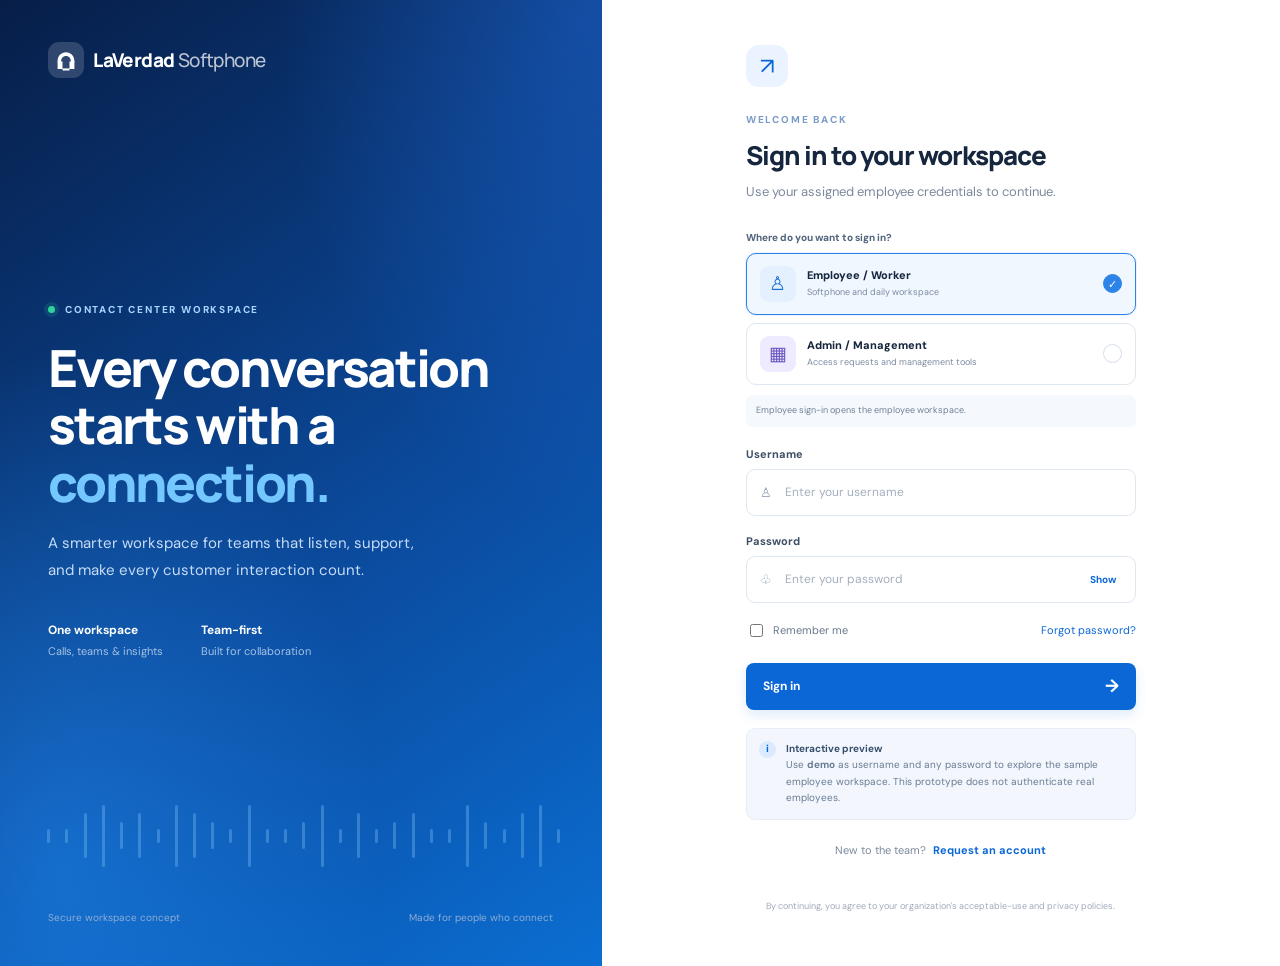
<file: index.html>
<!doctype html>
<html lang="en">
<head>
  <meta charset="UTF-8">
  <meta name="viewport" content="width=device-width, initial-scale=1.0">
  <meta name="theme-color" content="#0b66d6">
  <meta name="description" content="LaVerdad Softphone — a modern workspace for contact-center teams.">
  <title>LaVerdad Softphone | Contact Center Workspace</title>
  <link rel="preconnect" href="https://fonts.googleapis.com">
  <link rel="preconnect" href="https://fonts.gstatic.com" crossorigin>
  <link href="https://fonts.googleapis.com/css2?family=DM+Sans:wght@400;500;600;700&family=Manrope:wght@400;500;600;700;800&display=swap" rel="stylesheet">
  <link rel="stylesheet" href="styles.css">
</head>
<body>
  <div id="toast" class="toast" role="status" aria-live="polite"></div>

  <main id="authScreen" class="auth-shell">
    <section class="auth-art">
      <div class="brand brand-light"><span class="brand-mark"><svg viewBox="0 0 40 40" aria-hidden="true"><path d="M8 21.5c0-7 5.2-12.5 12-12.5s12 5.5 12 12.5v2.2h-5.1v-2.2c0-4.1-2.9-7.2-6.9-7.2s-6.9 3.1-6.9 7.2v2.2H8z"/><path d="M8 22h7v11H8zM25 22h7v11h-7z"/><path d="M15 32h10v3H15z"/></svg></span><span>LaVerdad<span class="brand-lightweight"> Softphone</span></span></div>
      <div class="art-copy">
        <span class="eyebrow"><span class="live-dot"></span> CONTACT CENTER WORKSPACE</span>
        <h1>Every conversation<br>starts with a <em>connection.</em></h1>
        <p>A smarter workspace for teams that listen, support, and make every customer interaction count.</p>
        <div class="art-stats"><div><strong>One workspace</strong><span>Calls, teams & insights</span></div><div><strong>Team-first</strong><span>Built for collaboration</span></div></div>
      </div>
      <div class="wave-art" aria-hidden="true"><span></span><span></span><span></span><span></span><span></span><span></span><span></span><span></span><span></span><span></span><span></span><span></span><span></span><span></span><span></span><span></span><span></span><span></span><span></span><span></span><span></span><span></span><span></span><span></span><span></span><span></span><span></span><span></span><span></span></div>
      <div class="art-footer"><span>Secure workspace concept</span><span>Made for people who connect</span></div>
    </section>
    <section class="auth-panel">
      <div class="mobile-brand brand"><span class="brand-mark"><svg viewBox="0 0 40 40" aria-hidden="true"><path d="M8 21.5c0-7 5.2-12.5 12-12.5s12 5.5 12 12.5v2.2h-5.1v-2.2c0-4.1-2.9-7.2-6.9-7.2s-6.9 3.1-6.9 7.2v2.2H8z"/><path d="M8 22h7v11H8zM25 22h7v11h-7z"/><path d="M15 32h10v3H15z"/></svg></span>LaVerdad <span class="brand-lightweight">Softphone</span></div>
      <div class="auth-card">
        <div class="auth-heading"><span class="auth-icon">↗</span><span class="eyebrow">WELCOME BACK</span><h2 id="authTitle">Sign in to your workspace</h2><p id="authSubtitle">Use your assigned employee credentials to continue.</p></div>
        <fieldset class="access-mode" aria-label="Choose sign-in area">
          <legend>Where do you want to sign in?</legend>
          <button type="button" class="access-mode-option selected" data-login-mode="employee" aria-pressed="true">
            <span class="access-mode-icon" aria-hidden="true">♙</span>
            <span class="access-mode-copy"><strong>Employee / Worker</strong><small>Softphone and daily workspace</small></span>
            <span class="access-mode-check" aria-hidden="true">✓</span>
          </button>
          <button type="button" class="access-mode-option" data-login-mode="admin" aria-pressed="false">
            <span class="access-mode-icon admin-mode-icon" aria-hidden="true">▦</span>
            <span class="access-mode-copy"><strong>Admin / Management</strong><small>Access requests and management tools</small></span>
            <span class="access-mode-check" aria-hidden="true">✓</span>
          </button>
          <p class="access-mode-hint" id="accessModeHint">Employee sign-in opens the employee workspace.</p>
        </fieldset>
        <form id="loginForm" class="auth-form">
          <label for="username">Username</label><div class="field-wrap"><span>♙</span><input id="username" name="username" autocomplete="username" placeholder="Enter your username" required></div>
          <label for="password">Password</label><div class="field-wrap"><span>♧</span><input id="password" name="password" type="password" autocomplete="current-password" placeholder="Enter your password" required><button type="button" class="reveal-btn" id="togglePassword" aria-label="Show password">Show</button></div>
          <div class="form-row"><label class="check-label"><input type="checkbox" id="rememberMe"> Remember me</label><a href="#" id="forgotLink">Forgot password?</a></div>
          <button class="primary-btn full-btn" type="submit">Sign in <span>→</span></button>
          <div class="demo-note"><span class="note-icon">i</span><span><strong>Interactive preview</strong><br>Use <b>demo</b> as username and any password to explore the sample employee workspace. This prototype does not authenticate real employees.</span></div>
        </form>
        <form id="signupForm" class="auth-form hidden">
          <label for="newName">Employee full name</label><div class="field-wrap"><span>♙</span><input id="newName" required placeholder="Enter full name"></div>
          <label for="newUsername">Preferred username</label><div class="field-wrap"><span>@</span><input id="newUsername" required minlength="3" placeholder="Create a username"></div>
          <label for="newEmail">Work email</label><div class="field-wrap"><span>✉</span><input id="newEmail" type="email" required placeholder="name@company.com"></div>
          
          <button class="primary-btn full-btn" type="submit">Request employee access <span>→</span></button>
          <div class="demo-note"><span class="note-icon">i</span><span>Your request will be sent to the access-request service for administrator review. Do not include passwords or sensitive information.</span></div>
        </form>
        <p class="auth-switch" id="authSwitch">New to the team? <button type="button" id="showSignup">Request an account</button></p>
      </div>
      <p class="auth-legal">By continuing, you agree to your organization's acceptable-use and privacy policies.</p>
    </section>
  </main>

  <main id="appScreen" class="app-shell hidden">
    <header class="topbar">
      <div class="topbar-brand"><button class="mobile-menu" id="mobileMenu" aria-label="Toggle navigation">☰</button><div class="brand"><span class="brand-mark"><svg viewBox="0 0 40 40" aria-hidden="true"><path d="M8 21.5c0-7 5.2-12.5 12-12.5s12 5.5 12 12.5v2.2h-5.1v-2.2c0-4.1-2.9-7.2-6.9-7.2s-6.9 3.1-6.9 7.2v2.2H8z"/><path d="M8 22h7v11H8zM25 22h7v11h-7z"/><path d="M15 32h10v3H15z"/></svg></span><span>LaVerdad <span class="brand-lightweight">Softphone</span></span></div><span class="env-pill">WORKSPACE</span></div>
      <div class="topbar-actions"><div class="system-status"><span class="live-dot"></span><span>Systems ready</span></div><button class="icon-btn notification-btn" id="notificationsBtn" aria-label="Notifications">♧<i></i></button><div class="profile-area"><button class="profile-button" id="profileButton"><span class="avatar" id="avatarInitials">DM</span><span class="profile-text"><strong id="profileName">Demo Member</strong><small id="profileRole">Contact Center Agent</small></span><span class="chevron">⌄</span></button><div class="profile-menu hidden" id="profileMenu"><button data-action="account">♙ &nbsp; Managing account</button><button data-action="privacy">◇ &nbsp; Privacy & settings</button><button data-action="help">? &nbsp; Help & support</button><hr><button data-action="logout" class="logout-item">↪ &nbsp; Log out</button></div></div></div>
    </header>

    <aside class="sidebar" id="sidebar">
      <div class="side-label">WORKSPACE</div>
      <button class="nav-item active" data-page="dashboard" title="Dashboard"><span class="nav-icon">▦</span><span class="nav-text">Dashboard</span><span class="nav-tip">Dashboard</span></button>
      <button class="nav-item" id="openPhoneNav" title="Softphone"><span class="nav-icon">♧</span><span class="nav-text">Softphone</span><span class="nav-tip">Softphone</span><span class="nav-badge"></span></button>
      <button class="nav-item" data-page="team" title="Team & presence"><span class="nav-icon">♙</span><span class="nav-text">Team & presence</span><span class="nav-tip">Team & presence</span></button>
      <button class="nav-item" data-page="activity" title="Call activity"><span class="nav-icon">◷</span><span class="nav-text">Call activity</span><span class="nav-tip">Call activity</span></button>
      <button class="nav-item" data-page="contacts" title="Contacts"><span class="nav-icon">▤</span><span class="nav-text">Contacts</span><span class="nav-tip">Contacts</span></button>
      <div class="side-divider"></div><div class="side-label">MY WORK</div>
      <button class="nav-item" data-page="skills" title="Skills & queues"><span class="nav-icon">◎</span><span class="nav-text">Skills & queues</span><span class="nav-tip">Skills & queues</span></button>
      <button class="nav-item" data-page="reports" title="Reports"><span class="nav-icon">▥</span><span class="nav-text">Reports & insights</span><span class="nav-tip">Reports & insights</span></button>
      <div class="sidebar-bottom"><div class="help-card"><span class="help-icon">✦</span><div class="help-copy"><strong>Need a hand?</strong><small>Visit the help center</small></div><button id="helpBtn" aria-label="Help center">↗</button></div><div class="sidebar-version">LAVERDAD SOFTPHONE <span>PREVIEW 0.1</span></div></div>
    </aside>

    <section class="main-content" id="mainContent">
      <div class="page-view" id="dashboardPage">
        <div class="page-heading"><div><div class="breadcrumb">Workspace <span>/</span> Overview</div><h1>Good morning, <span id="greetingName">Demo</span> <span class="wave">✦</span></h1><p>Here’s what’s happening with your team today.</p></div><div class="heading-actions"><span class="date-chip">◷ <span id="todayDate"></span></span><button class="primary-btn compact" id="launchPhone">♧ &nbsp; Open softphone</button></div></div>
        <div class="notice-banner"><div class="notice-symbol">✦</div><div><strong>Welcome to your contact center workspace</strong><p>This is an interactive UI preview. Connect a telephony provider and secure backend to enable real calls and employee accounts.</p></div><button id="dismissNotice" aria-label="Dismiss notice">×</button></div>
        <div class="section-heading"><div><h2>Team overview</h2><p>Your team's live presence at a glance</p></div><button class="text-btn" data-goto="team">View team <span>→</span></button></div>
        <div class="metric-grid">
          <article class="metric-card"><div class="metric-top"><span class="metric-icon blue">♧</span><span class="trend neutral">Live preview</span></div><span class="metric-label">Agents available</span><div class="metric-value" id="availableMetric">12 <small>/ 18</small></div><div class="metric-foot"><span class="mini-bar"><i style="width:67%"></i></span><span>Team presence</span></div></article>
          <article class="metric-card"><div class="metric-top"><span class="metric-icon green">↗</span><span class="trend positive">Today</span></div><span class="metric-label">Calls handled</span><div class="metric-value">248</div><div class="metric-foot"><span class="foot-dot green-dot"></span><span>Inbound + outbound</span></div></article>
          <article class="metric-card"><div class="metric-top"><span class="metric-icon violet">◷</span><span class="trend positive">Target 90%</span></div><span class="metric-label">Service level</span><div class="metric-value">92.4<span class="metric-unit">%</span></div><div class="metric-foot"><span class="mini-bar violet-bar"><i style="width:92%"></i></span><span>Sample metric</span></div></article>
          <article class="metric-card"><div class="metric-top"><span class="metric-icon amber">⌁</span><span class="trend neutral">Current queue</span></div><span class="metric-label">Waiting contacts</span><div class="metric-value">07</div><div class="metric-foot"><span class="foot-dot amber-dot"></span><span>3 inbound · 4 chat</span></div></article>
        </div>
        <div class="dashboard-grid">
          <section class="panel team-panel"><div class="panel-heading"><div><h2>Team presence</h2><p>See who’s ready to help</p></div><button class="more-btn" data-goto="team">•••</button></div><div class="presence-summary"><span><i class="status-dot available"></i> Available <b id="availableCount">12</b></span><span><i class="status-dot oncall"></i> On phone <b>03</b></span><span><i class="status-dot wrap"></i> Wrap <b>01</b></span></div><div class="table-wrap"><table><thead><tr><th>AGENT</th><th>TEAM</th><th>STATUS</th><th>SKILLS</th></tr></thead><tbody id="teamPreview"></tbody></table></div><button class="panel-footer-btn" data-goto="team">View all team members <span>→</span></button></section>
          <section class="panel activity-panel"><div class="panel-heading"><div><h2>Recent activity</h2><p>Your latest call interactions</p></div><button class="text-btn" data-goto="activity">View all</button></div><div class="activity-list" id="recentActivity"></div><div class="activity-insight"><div class="insight-icon">✦</div><div><strong>Stay in the loop</strong><p>Call activity, dispositions, and notes will appear here once a telephony service is connected.</p></div></div></section>
        </div>
        <section class="panel skills-panel"><div class="panel-heading"><div><h2>Your assigned skills</h2><p>Queues and work types assigned to your profile</p></div><button class="text-btn" data-goto="skills">Manage skills <span>→</span></button></div><div class="skill-grid"><article class="skill-card"><span class="skill-symbol inbound-symbol">↙</span><div><strong>Inbound calls</strong><p>Receive and assist incoming callers</p><span class="skill-status enabled">Assigned</span></div><span class="skill-arrow">↗</span></article><article class="skill-card"><span class="skill-symbol outbound-symbol">↗</span><div><strong>Outbound calls</strong><p>Make customer follow-up calls</p><span class="skill-status enabled">Assigned</span></div><span class="skill-arrow">↗</span></article><article class="skill-card"><span class="skill-symbol backoffice-symbol">▤</span><div><strong>Back office</strong><p>Complete after-call tasks and cases</p><span class="skill-status">Not assigned</span></div><span class="skill-arrow">↗</span></article><article class="skill-card"><span class="skill-symbol chat-symbol">☏</span><div><strong>Chat support</strong><p>Support customers through messaging</p><span class="skill-status">Not assigned</span></div><span class="skill-arrow">↗</span></article></div></section>
        <footer class="app-footer"><span>© 2026 LaVerdad Softphone · Contact Center Workspace</span><span><i class="status-dot available"></i> Preview environment</span></footer>
      </div>

      <div class="page-view hidden" id="teamPage"><div class="page-heading"><div><div class="breadcrumb">Workspace <span>/</span> Team & presence</div><h1>Team & presence</h1><p>Monitor agent availability and assigned work skills.</p></div><button class="secondary-btn" id="exportTeam">↓ Export team</button></div><div class="filter-row"><div class="search-field"><span>⌕</span><input id="teamSearch" placeholder="Search agents or teams..."></div><select id="statusFilter"><option value="all">All statuses</option><option>Available</option><option>On Phone</option><option>Unavailable</option><option>On Wrap</option><option>Logged Out</option></select><span class="result-count" id="teamResultCount">18 agents</span></div><section class="panel full-panel"><div class="table-wrap"><table class="full-table"><thead><tr><th>AGENT</th><th>TEAM / GROUP</th><th>PRESENCE</th><th>ASSIGNED SKILLS</th><th>EXTENSION</th></tr></thead><tbody id="fullTeamTable"></tbody></table></div></section></div>

      <div class="page-view hidden" id="activityPage"><div class="page-heading"><div><div class="breadcrumb">Workspace <span>/</span> Call activity</div><h1>Call activity</h1><p>Review recent interactions and their outcomes.</p></div><button class="secondary-btn" id="exportActivity">↓ Export activity</button></div><div class="filter-row"><div class="search-field"><span>⌕</span><input id="activitySearch" placeholder="Search caller or disposition..."></div><select id="callTypeFilter"><option value="all">All call types</option><option>Inbound</option><option>Outbound</option></select></div><section class="panel full-panel"><div class="table-wrap"><table class="full-table"><thead><tr><th>CONTACT</th><th>TYPE</th><th>DATE / TIME</th><th>DURATION</th><th>DISPOSITION</th></tr></thead><tbody id="activityTable"></tbody></table></div></section></div>

      <div class="page-view hidden" id="contactsPage"><div class="page-heading"><div><div class="breadcrumb">Workspace <span>/</span> Contacts</div><h1>Contact directory</h1><p>Find a customer or start a call from a saved contact.</p></div><button class="primary-btn compact" id="addContact">＋ Add contact</button></div><div class="filter-row"><div class="search-field"><span>⌕</span><input id="contactSearch" placeholder="Search name or phone..."></div><span class="result-count" id="contactCount">6 contacts</span></div><div class="contact-grid" id="contactGrid"></div></div>

      <div class="page-view hidden" id="skillsPage"><div class="page-heading"><div><div class="breadcrumb">My work <span>/</span> Skills & queues</div><h1>Skills & queues</h1><p>Your assigned contact types and work queues.</p></div></div><div class="skill-detail-grid" id="skillDetailGrid"></div><section class="panel queue-panel"><div class="panel-heading"><div><h2>Queue overview</h2><p>Illustrative queue data for the preview environment</p></div></div><div class="queue-row"><div><strong>General inbound</strong><small>Inbound voice · Priority normal</small></div><div class="queue-load"><span>7 waiting</span><div><i style="width:42%"></i></div></div><span class="queue-pill">Active</span></div><div class="queue-row"><div><strong>Outbound follow-up</strong><small>Outbound voice · Preview queue</small></div><div class="queue-load"><span>4 pending</span><div><i style="width:24%"></i></div></div><span class="queue-pill">Active</span></div><div class="queue-row"><div><strong>Customer chat</strong><small>Messaging · Not assigned</small></div><div class="queue-load"><span>12 waiting</span><div><i style="width:72%"></i></div></div><span class="queue-pill muted-pill">Unassigned</span></div></section></div>

      <div class="page-view hidden" id="reportsPage"><div class="page-heading"><div><div class="breadcrumb">My work <span>/</span> Reports & insights</div><h1>Reports & insights</h1><p>Understand team performance with a quick operational snapshot.</p></div><span class="date-chip">◷ Sample data</span></div><div class="report-grid"><section class="panel report-panel"><div class="panel-heading"><div><h2>Contact volume</h2><p>Sample interactions by hour</p></div></div><div class="chart" id="volumeChart"></div><div class="chart-legend"><span><i class="legend-blue"></i> Inbound</span><span><i class="legend-light"></i> Outbound</span></div></section><section class="panel report-panel"><div class="panel-heading"><div><h2>Team service health</h2><p>Illustrative operational indicators</p></div></div><div class="health-item"><span>Service level</span><strong>92.4%</strong><div class="health-track"><i style="width:92%"></i></div></div><div class="health-item"><span>Availability</span><strong>66.7%</strong><div class="health-track"><i style="width:67%"></i></div></div><div class="health-item"><span>Answered contacts</span><strong>96.1%</strong><div class="health-track"><i style="width:96%"></i></div></div><p class="report-disclaimer">All figures are sample data and are not connected to a live contact center.</p></section></div></div>
    </section>

    <div class="phone-overlay hidden" id="phoneOverlay">
      <div class="phone-window" role="dialog" aria-modal="true" aria-labelledby="phoneTitle">
        <div class="phone-titlebar"><div class="phone-title"><span class="phone-title-icon">♧</span><div><strong id="phoneTitle">LaVerdad Softphone</strong><small><i class="status-dot available"></i> Preview line · Not connected to a carrier</small></div></div><div class="phone-title-actions"><button class="icon-btn" id="minimizePhone" aria-label="Minimize softphone">−</button><button class="icon-btn close-phone" id="closePhone" aria-label="Close softphone">×</button></div></div>
        <div class="phone-body"><div class="phone-tabs"><button class="phone-tab active" data-phone-tab="dialer">Dial pad</button><button class="phone-tab" data-phone-tab="history">Recent</button><button class="phone-tab" data-phone-tab="contacts">Contacts</button></div>
          <div id="dialerTab" class="phone-tab-content"><div class="call-mode"><button class="mode-btn active" data-mode="Outbound">↗ Outbound</button><button class="mode-btn" data-mode="Inbound">↙ Inbound preview</button></div><div class="dialer-contact"><div class="caller-avatar" id="callerAvatar">☎</div><div class="caller-number"><input id="dialNumber" aria-label="Phone number" placeholder="Enter phone number" inputmode="tel"><span id="dialHint">Enter a number to start an outbound call</span></div><button class="contact-pick" id="pickContact" aria-label="Choose contact">▤</button></div><div class="dial-pad" id="dialPad"><button data-digit="1"><strong>1</strong><small></small></button><button data-digit="2"><strong>2</strong><small>ABC</small></button><button data-digit="3"><strong>3</strong><small>DEF</small></button><button data-digit="4"><strong>4</strong><small>GHI</small></button><button data-digit="5"><strong>5</strong><small>JKL</small></button><button data-digit="6"><strong>6</strong><small>MNO</small></button><button data-digit="7"><strong>7</strong><small>PQRS</small></button><button data-digit="8"><strong>8</strong><small>TUV</small></button><button data-digit="9"><strong>9</strong><small>WXYZ</small></button><button data-digit="*"><strong>*</strong><small></small></button><button data-digit="0"><strong>0</strong><small>+</small></button><button data-digit="#"><strong>#</strong><small></small></button></div><div class="call-state hidden" id="callState"><span class="call-pulse">♧</span><strong id="callStateTitle">Call preview</strong><span id="callTimer">00:00</span><small id="callStateSubtitle">Simulation only · no audio connection</small></div><div class="call-controls"><button class="call-control secondary" id="muteCall" title="Mute microphone">♬<small>Mute</small></button><button class="call-control end-call" id="callAction" title="Start call"><span id="callActionIcon">♧</span><small id="callActionLabel">Call</small></button><button class="call-control secondary" id="keypadToggle" title="Show keypad">▦<small>Keypad</small></button></div><div class="phone-disclaimer"><span>ⓘ</span> Preview mode: calls are simulated. Real calling needs a configured SIP/WebRTC provider and server-side credentials.</div></div>
          <div id="historyTab" class="phone-tab-content hidden"><div class="phone-list" id="phoneHistoryList"></div></div><div id="contactsTab" class="phone-tab-content hidden"><div class="phone-list" id="phoneContactsList"></div></div>
        </div>
        <div class="phone-statusbar"><span><i class="status-dot available"></i> Agent status: <b id="agentStatusLabel">Available</b></span><button id="phoneStatusBtn">Change status⌄</button><div id="phoneStatusMenu" class="phone-status-menu hidden"><button data-status="Available">● Available</button><button data-status="Unavailable">● Unavailable</button><button data-status="On Wrap">● On Wrap</button></div></div>
      </div>
    </div>

    <div class="modal-backdrop hidden" id="genericModal"><section class="modal-card" role="dialog" aria-modal="true" aria-labelledby="modalTitle"><div class="modal-heading"><div><h2 id="modalTitle">Details</h2><p id="modalSubtitle"></p></div><button class="icon-btn" id="closeModal" aria-label="Close dialog">×</button></div><div id="modalContent"></div></section></div>
  </main>
  <script src="app.js"></script>
</body>
</html>
</file>
<file: styles.css>
:root{--blue:#0b66d6;--blue-dark:#094da5;--blue-soft:#eaf3ff;--ink:#16263e;--muted:#7b899d;--line:#e7edf5;--surface:#fff;--canvas:#f6f8fc;--green:#16a675;--amber:#d99021;--violet:#8166d7;--shadow:0 18px 55px rgba(18,49,91,.13)}*{box-sizing:border-box}body{margin:0;background:var(--canvas);color:var(--ink);font-family:'DM Sans',sans-serif;font-size:13px}button,input,select{font:inherit}button{cursor:pointer}button:focus-visible,input:focus-visible,select:focus-visible{outline:3px solid #8bbcff;outline-offset:2px}.hidden{display:none!important}.auth-shell{min-height:100vh;display:grid;grid-template-columns:minmax(400px,47%) 1fr;background:#fff}.auth-art{position:relative;overflow:hidden;display:flex;flex-direction:column;padding:42px 8%;color:white;background:radial-gradient(ellipse at 10% 90%,rgba(36,149,255,.42),transparent 42%),radial-gradient(ellipse at 100% 0%,rgba(42,125,255,.35),transparent 38%),linear-gradient(145deg,#071e48,#0b4b9e 58%,#0b6ed2)}.brand{display:flex;align-items:center;gap:9px;font-family:Manrope,sans-serif;font-weight:800;font-size:19px;letter-spacing:-.6px;white-space:nowrap}.brand-mark{display:grid;place-items:center;width:36px;height:36px;border-radius:11px;background:#e9f3ff;color:var(--blue);flex-shrink:0}.brand-mark svg{width:28px;height:28px;fill:currentColor}.brand-light{color:#fff}.brand-light .brand-mark{background:rgba(255,255,255,.16);color:#fff}.brand-lightweight{font-weight:500;opacity:.72}.art-copy{position:relative;z-index:1;margin:auto 0;max-width:520px;padding:64px 0 95px}.eyebrow{font-size:10px;font-weight:800;letter-spacing:1.8px;color:#7c9dc8}.auth-art .eyebrow{color:#a9d3ff}.live-dot{display:inline-block;width:7px;height:7px;border-radius:50%;background:#2ed49b;box-shadow:0 0 0 4px rgba(46,212,155,.13);vertical-align:middle;margin-right:6px}.art-copy h1{font-family:Manrope,sans-serif;font-size:clamp(34px,4vw,53px);line-height:1.13;letter-spacing:-2.3px;margin:22px 0 18px;font-weight:800}.art-copy h1 em{font-style:normal;color:#74c7ff}.art-copy p{max-width:390px;font-size:15px;line-height:1.8;color:#c7dcf8}.art-stats{display:flex;gap:38px;margin-top:38px}.art-stats div{display:grid;gap:6px}.art-stats strong{font-size:12px}.art-stats span{font-size:11px;color:#a7c2e5}.wave-art{position:absolute;left:7%;right:6%;bottom:95px;height:70px;display:flex;align-items:center;justify-content:space-around;gap:5px;opacity:.32}.wave-art span{width:3px;border-radius:4px;background:#8acbff;height:20%;animation:wave 1.4s ease-in-out infinite alternate}.wave-art span:nth-child(3n){height:65%;animation-delay:.2s}.wave-art span:nth-child(4n){height:88%;animation-delay:.45s}.wave-art span:nth-child(5n){height:38%;animation-delay:.7s}@keyframes wave{to{transform:scaleY(.5);opacity:.5}}.art-footer{display:flex;justify-content:space-between;color:#8eadd4;font-size:10px}.auth-panel{display:flex;flex-direction:column;align-items:center;justify-content:center;padding:45px 28px}.auth-card{width:min(100%,390px)}.auth-heading{margin-bottom:28px}.auth-icon{display:grid;place-items:center;width:42px;height:42px;border-radius:13px;background:var(--blue-soft);color:var(--blue);font-size:23px;margin-bottom:23px}.auth-heading h2{font:800 26px Manrope,sans-serif;letter-spacing:-1px;margin:10px 0 9px}.auth-heading p{color:var(--muted);line-height:1.6;margin:0}.auth-form{display:flex;flex-direction:column}.auth-form>label{font-size:11px;font-weight:700;margin:0 0 8px;color:#3e4e65}.field-wrap{display:flex;align-items:center;gap:11px;border:1px solid #dfe7f1;border-radius:9px;height:47px;padding:0 13px;margin-bottom:18px;color:#8c9bb0}.field-wrap:focus-within{border-color:#7cb3f8;box-shadow:0 0 0 3px #eaf3ff}.field-wrap input{border:0;outline:0;min-width:0;flex:1;height:100%;color:var(--ink);background:transparent;font-size:12px}.field-wrap input::placeholder{color:#a4afbe}.reveal-btn{border:0;background:transparent;color:var(--blue);font-size:10px;font-weight:700}.form-row{display:flex;justify-content:space-between;align-items:center;margin:0 0 23px;font-size:11px}.check-label{display:flex;gap:7px;align-items:center;color:#69788c}.check-label input{accent-color:var(--blue)}a{color:var(--blue);text-decoration:none}.primary-btn,.secondary-btn{border:0;border-radius:8px;display:inline-flex;align-items:center;justify-content:center;gap:12px;background:var(--blue);color:#fff;font-weight:700;font-size:12px;padding:12px 16px;box-shadow:0 5px 12px rgba(11,102,214,.13);transition:background .2s,transform .2s}.primary-btn:hover{background:var(--blue-dark);transform:translateY(-1px)}.full-btn{height:47px;width:100%;justify-content:space-between;padding:0 17px}.full-btn span{font-size:18px}.demo-note{display:flex;gap:10px;background:#f3f7fd;border:1px solid #e6eef8;border-radius:9px;padding:12px;margin-top:18px;font-size:10px;line-height:1.65;color:#687b94}.demo-note strong{color:#354e6d}.note-icon{display:grid;place-items:center;flex-shrink:0;width:17px;height:17px;border-radius:50%;background:#dbeaff;color:var(--blue);font-weight:800}.auth-switch{text-align:center;color:var(--muted);font-size:11px;margin-top:23px}.auth-switch button{border:0;background:none;color:var(--blue);font-weight:700;padding:0 0 0 4px}.auth-legal{margin-top:32px;color:#a0aaba;font-size:9px;text-align:center}.mobile-brand{display:none;margin-bottom:35px;color:var(--ink)}.app-shell{min-height:100vh}.topbar{position:fixed;z-index:20;top:0;left:0;right:0;height:72px;display:flex;align-items:center;justify-content:space-between;padding:0 30px;background:#fff;border-bottom:1px solid var(--line)}.topbar-brand,.topbar-actions,.profile-button,.system-status{display:flex;align-items:center}.topbar-brand{gap:22px}.env-pill{font-size:9px;letter-spacing:1px;font-weight:800;color:#6f84a0;background:#f0f4fa;border-radius:5px;padding:6px 8px}.topbar-actions{gap:23px}.system-status{color:#8290a4;font-size:10px}.icon-btn{position:relative;border:1px solid var(--line);background:#fff;color:#65748a;width:34px;height:34px;border-radius:9px;font-size:17px}.notification-btn i{position:absolute;right:6px;top:6px;width:5px;height:5px;background:#ed6b72;border-radius:50%}.profile-area{position:relative}.profile-button{border:0;background:none;gap:10px;text-align:left;padding:5px 0}.avatar{display:grid;place-items:center;width:37px;height:37px;border-radius:12px;background:linear-gradient(145deg,#dceaff,#a7cbff);color:#1358a5;font-weight:800;font-size:11px}.profile-text{display:grid;gap:3px}.profile-text strong{font-size:11px}.profile-text small{font-size:10px;color:var(--muted)}.chevron{color:#7c8ca1;margin-left:5px}.profile-menu{position:absolute;right:0;top:51px;width:205px;padding:7px;background:#fff;border:1px solid var(--line);border-radius:11px;box-shadow:var(--shadow);z-index:50}.profile-menu button{display:block;width:100%;border:0;background:transparent;text-align:left;padding:11px 10px;border-radius:7px;color:#45556b;font-size:11px}.profile-menu button:hover{background:#f3f7fd}.profile-menu hr{border:0;border-top:1px solid var(--line)}.profile-menu .logout-item{color:#d3545c}.sidebar{position:fixed;z-index:15;left:0;top:72px;bottom:0;width:72px;background:#fff;border-right:1px solid var(--line);padding:24px 12px 15px;display:flex;flex-direction:column;gap:7px;transition:width .22s ease;overflow:visible}.sidebar:hover,.sidebar.expanded{width:220px;padding-left:14px;padding-right:14px}.side-label{height:14px;white-space:nowrap;overflow:hidden;color:#9aa6b8;font-size:8px;letter-spacing:1.3px;font-weight:800;padding-left:12px;margin-bottom:7px;opacity:0}.sidebar:hover .side-label,.sidebar.expanded .side-label{opacity:1}.nav-item{position:relative;display:flex;align-items:center;gap:13px;width:100%;min-height:43px;border:0;background:transparent;border-radius:9px;padding:0 12px;color:#7b8ba0;text-align:left;white-space:nowrap;overflow:hidden}.nav-item:hover{background:#f5f8fc;color:#245eaa}.nav-item.active{background:#eaf3ff;color:var(--blue);font-weight:700}.nav-icon{width:22px;min-width:22px;text-align:center;font-size:19px}.nav-text{font-size:11px;opacity:0;transition:opacity .12s}.sidebar:hover .nav-text,.sidebar.expanded .nav-text{opacity:1}.nav-tip{position:absolute;left:53px;top:50%;transform:translateY(-50%);background:#142943;color:#fff;padding:7px 10px;border-radius:6px;font-size:10px;white-space:nowrap;opacity:0;pointer-events:none}.sidebar:not(:hover) .nav-item:hover .nav-tip{opacity:1}.nav-badge{margin-left:auto;width:5px;height:5px;border-radius:50%;background:#16b887;opacity:0}.sidebar:hover .nav-badge{opacity:1}.side-divider{border-top:1px solid var(--line);margin:13px 2px}.sidebar-bottom{margin-top:auto}.help-card{display:flex;align-items:center;gap:9px;background:#f3f7fd;padding:10px 8px;border-radius:9px;overflow:hidden}.help-icon{font-size:18px;color:var(--blue);min-width:22px;text-align:center}.help-copy{display:none;min-width:0;flex:1}.sidebar:hover .help-copy,.sidebar.expanded .help-copy{display:grid;gap:4px;white-space:nowrap}.help-copy strong{font-size:10px}.help-copy small{font-size:9px;color:var(--muted)}.help-card button{display:none;border:0;background:none;color:var(--blue)}.sidebar:hover .help-card button{display:block}.sidebar-version{margin-top:13px;text-align:center;font-size:7px;letter-spacing:.8px;color:#9aa6b8;white-space:nowrap;overflow:hidden}.sidebar-version span{display:none}.sidebar:hover .sidebar-version span{display:inline}.main-content{margin-left:72px;padding:103px 30px 25px;transition:margin-left .22s;min-height:100vh}.sidebar:hover~.main-content{margin-left:220px}.page-view{max-width:1510px;margin:0 auto}.page-heading{display:flex;justify-content:space-between;align-items:flex-end;gap:20px;margin-bottom:23px}.breadcrumb{font-size:10px;color:#95a1b2;margin-bottom:10px}.breadcrumb span{padding:0 7px;color:#c2ccd8}.page-heading h1{font:800 27px Manrope,sans-serif;letter-spacing:-1.2px;margin:0 0 7px}.page-heading p,.section-heading p,.panel-heading p{margin:0;color:#8a97a9;font-size:11px}.wave{display:inline-block;color:#e7aa41;font-size:19px;transform:rotate(15deg)}.heading-actions{display:flex;align-items:center;gap:12px}.date-chip{display:inline-flex;align-items:center;gap:8px;padding:10px 12px;border:1px solid var(--line);background:#fff;border-radius:8px;color:#66768c;font-size:10px;white-space:nowrap}.compact{padding:11px 14px;font-size:11px}.notice-banner{display:flex;align-items:center;gap:13px;background:linear-gradient(100deg,#edf5ff,#f7fbff);border:1px solid #dceaff;border-radius:10px;padding:14px 16px;margin-bottom:25px}.notice-symbol{display:grid;place-items:center;flex-shrink:0;width:35px;height:35px;border-radius:10px;background:#d9eaff;color:var(--blue);font-size:17px}.notice-banner>div:nth-child(2){flex:1}.notice-banner strong{font-size:11px;color:#244c7c}.notice-banner p{margin:4px 0 0;font-size:10px;color:#6d86a5;line-height:1.5}.notice-banner>button{border:0;background:none;color:#86a0bf;font-size:20px}.section-heading,.panel-heading{display:flex;align-items:center;justify-content:space-between;gap:12px}.section-heading{margin-bottom:13px}.section-heading h2,.panel-heading h2{font:800 15px Manrope,sans-serif;letter-spacing:-.3px;margin:0 0 5px}.text-btn{border:0;background:none;color:var(--blue);font-weight:700;font-size:10px;white-space:nowrap}.text-btn span{font-size:14px;margin-left:4px}.metric-grid{display:grid;grid-template-columns:repeat(4,minmax(0,1fr));gap:14px;margin-bottom:25px}.metric-card,.panel{background:#fff;border:1px solid var(--line);border-radius:11px}.metric-card{padding:17px 17px 14px}.metric-top{display:flex;align-items:center;justify-content:space-between;margin-bottom:16px}.metric-icon{display:grid;place-items:center;width:34px;height:34px;border-radius:10px;font-size:18px}.metric-icon.blue{background:#e8f2ff;color:#1c74dc}.metric-icon.green{background:#e6f8f1;color:#0eaa78}.metric-icon.violet{background:#f0ecff;color:#8067d5}.metric-icon.amber{background:#fff4df;color:#d89421}.trend{font-size:8px;border-radius:5px;padding:5px 7px}.trend.neutral{background:#f1f4f8;color:#8a98aa}.trend.positive{background:#e9f8f2;color:#16a675}.metric-label{display:block;color:#7f8da1;font-size:10px;margin-bottom:5px}.metric-value{font:800 27px Manrope,sans-serif;letter-spacing:-1px}.metric-value small{font:500 11px 'DM Sans',sans-serif;color:#98a5b6;letter-spacing:0}.metric-unit{font-size:17px}.metric-foot{display:flex;align-items:center;gap:7px;margin-top:14px;color:#8d9aab;font-size:9px}.mini-bar{width:43px;height:4px;background:#edf1f6;border-radius:5px;overflow:hidden}.mini-bar i{display:block;height:100%;background:#1680ee;border-radius:5px}.violet-bar i{background:var(--violet)}.foot-dot{width:6px;height:6px;border-radius:50%}.green-dot{background:var(--green)}.amber-dot{background:var(--amber)}.dashboard-grid{display:grid;grid-template-columns:minmax(0,1.4fr) minmax(320px,1fr);gap:15px;margin-bottom:25px}.panel{padding:19px 18px}.panel-heading{margin-bottom:18px}.more-btn{border:0;background:none;color:#8d9aae;letter-spacing:2px}.presence-summary{display:flex;flex-wrap:wrap;gap:17px;padding:11px 0;border-top:1px solid #f0f3f8;border-bottom:1px solid #f0f3f8;margin-bottom:4px}.presence-summary span{display:flex;align-items:center;gap:6px;font-size:9px;color:#7f8da1}.presence-summary b{color:#4d5e74;font-size:10px}.status-dot{display:inline-block;width:7px;height:7px;border-radius:50%;flex-shrink:0}.status-dot.available{background:#18b783}.status-dot.oncall{background:#458df2}.status-dot.wrap{background:#e4a331}.status-dot.unavailable{background:#9ca8b7}.status-dot.loggedout{background:#d5dce5}.table-wrap{overflow-x:auto}table{border-collapse:collapse;width:100%;text-align:left}th{font-size:8px;letter-spacing:.7px;font-weight:800;color:#9aa6b7;padding:12px 9px;border-bottom:1px solid #edf1f6;white-space:nowrap}td{padding:11px 9px;border-bottom:1px solid #f1f4f8;font-size:10px;color:#53647a;white-space:nowrap}tbody tr:last-child td{border-bottom:0}.agent-cell{display:flex;align-items:center;gap:8px}.agent-avatar{display:grid;place-items:center;width:29px;height:29px;border-radius:9px;background:#edf3fc;color:#376aa6;font-weight:800;font-size:9px;flex-shrink:0}.agent-name{display:grid;gap:3px}.agent-name strong{color:#34455c;font-size:10px}.agent-name small{color:#9aa6b7;font-size:9px}.status-pill{display:inline-flex;align-items:center;gap:5px;padding:5px 7px;border-radius:5px;font-size:9px}.status-pill .status-dot{width:5px;height:5px}.status-pill.Available{background:#e8f8f1;color:#168c67}.status-pill.On-Phone{background:#eaf3ff;color:#2873ce}.status-pill.Unavailable,.status-pill.Logged-Out{background:#f1f3f6;color:#7e8b9e}.status-pill.On-Wrap{background:#fff4e1;color:#b57b1e}.skill-tags{display:flex;gap:4px}.skill-tag{background:#f1f5fb;border-radius:4px;padding:4px 5px;font-size:8px;color:#71849e}.panel-footer-btn{width:100%;border:0;border-top:1px solid #edf1f6;background:none;padding:14px 0 0;margin-top:6px;color:var(--blue);font-weight:700;font-size:10px}.panel-footer-btn span{margin-left:7px;font-size:14px}.activity-list{display:grid}.activity-item{display:flex;align-items:center;gap:10px;padding:10px 0;border-bottom:1px solid #f0f3f8}.activity-item:last-child{border-bottom:0}.activity-call-icon{display:grid;place-items:center;width:33px;height:33px;border-radius:10px;background:#e9f7f1;color:#18a779;font-size:15px;flex-shrink:0}.activity-call-icon.outbound{background:#eaf3ff;color:#2878d7}.activity-details{display:grid;gap:4px;flex:1;min-width:0}.activity-details strong{font-size:10px;overflow:hidden;text-overflow:ellipsis}.activity-details small{font-size:9px;color:#8c9aae}.activity-time{text-align:right;font-size:9px;color:#9aa6b7}.activity-insight{display:flex;gap:10px;background:#f5f8fd;border-radius:8px;padding:12px;margin-top:12px}.insight-icon{color:var(--blue);font-size:16px}.activity-insight strong{font-size:10px}.activity-insight p{font-size:9px;line-height:1.6;color:#8997aa;margin:4px 0 0}.skills-panel{margin-bottom:20px}.skill-grid{display:grid;grid-template-columns:repeat(4,minmax(0,1fr));gap:11px}.skill-card{display:flex;align-items:flex-start;gap:10px;padding:14px 11px;border:1px solid #e9eef5;border-radius:9px;min-width:0}.skill-symbol{display:grid;place-items:center;width:32px;height:32px;flex-shrink:0;border-radius:9px;font-size:17px}.inbound-symbol{background:#e8f4ff;color:#1c78db}.outbound-symbol{background:#e8f8f1;color:#12a575}.backoffice-symbol{background:#fff3df;color:#d28b1a}.chat-symbol{background:#f0ebff;color:#8067d4}.skill-card>div{min-width:0;flex:1}.skill-card strong{font-size:10px}.skill-card p{font-size:9px;line-height:1.5;color:#8a97a9;margin:6px 0 9px}.skill-status{font-size:8px;color:#99a5b4}.skill-status.enabled{color:#149b70}.skill-arrow{color:#9ba8b9;font-size:13px}.app-footer{display:flex;justify-content:space-between;color:#9aa6b7;font-size:9px;padding:15px 1px}.app-footer i{margin-right:4px}.secondary-btn{background:#fff;color:#50627a;border:1px solid #dfe7f0;box-shadow:none}.secondary-btn:hover{background:#f7faff}.filter-row{display:flex;align-items:center;gap:12px;margin-bottom:17px}.search-field{display:flex;align-items:center;gap:9px;min-width:250px;max-width:390px;flex:1;height:39px;background:#fff;border:1px solid var(--line);border-radius:8px;padding:0 12px;color:#8795a9}.search-field input{flex:1;min-width:0;border:0;outline:0;background:transparent;font-size:11px}.filter-row select{height:39px;border:1px solid var(--line);border-radius:8px;background:#fff;padding:0 12px;color:#5e6e84;font-size:10px}.result-count{margin-left:auto;color:#8996a8;font-size:10px}.full-panel{padding:0;overflow:hidden}.full-table th{padding:16px}.full-table td{padding:14px 16px}.full-table .agent-avatar{width:34px;height:34px}.full-table .agent-name strong{font-size:11px}.contact-grid{display:grid;grid-template-columns:repeat(3,minmax(0,1fr));gap:14px}.contact-card{background:#fff;border:1px solid var(--line);border-radius:11px;padding:17px;display:flex;align-items:center;gap:12px}.contact-card .agent-avatar{width:42px;height:42px;font-size:12px}.contact-info{flex:1;min-width:0}.contact-info strong{display:block;font-size:11px}.contact-info p{margin:5px 0;color:#8997aa;font-size:10px}.contact-info small{color:#63758c}.contact-actions{display:flex;gap:6px}.contact-actions button{border:1px solid var(--line);background:#fff;border-radius:7px;width:30px;height:30px;color:var(--blue)}.skill-detail-grid{display:grid;grid-template-columns:repeat(2,minmax(0,1fr));gap:14px;margin-bottom:18px}.skill-detail-card{display:flex;gap:14px;align-items:flex-start;padding:20px;background:#fff;border:1px solid var(--line);border-radius:11px}.skill-detail-card .skill-symbol{width:42px;height:42px;font-size:20px}.skill-detail-card>div{flex:1}.skill-detail-card strong{font-size:13px}.skill-detail-card p{font-size:11px;line-height:1.6;color:#8391a4}.queue-panel{margin-top:10px}.queue-row{display:flex;align-items:center;gap:20px;padding:16px 0;border-top:1px solid #eff3f8}.queue-row>div:first-child{flex:1;display:grid;gap:5px}.queue-row strong{font-size:11px}.queue-row small{font-size:9px;color:#8997aa}.queue-load{width:140px;display:grid;gap:7px;font-size:9px;color:#8190a4}.queue-load div,.health-track{height:5px;border-radius:5px;background:#edf2f8;overflow:hidden}.queue-load i,.health-track i{display:block;height:100%;background:#2c83e8;border-radius:5px}.queue-pill{background:#e8f8f1;color:#15976d;border-radius:5px;padding:6px 8px;font-size:9px}.muted-pill{background:#f1f3f7;color:#8592a4}.report-grid{display:grid;grid-template-columns:1.3fr 1fr;gap:16px}.chart{height:200px;display:flex;align-items:flex-end;justify-content:space-around;border-bottom:1px solid #edf1f6;padding:10px 12px 0;gap:14px}.chart-column{height:100%;display:flex;align-items:flex-end;gap:4px;position:relative;flex:1;max-width:52px}.chart-column i{display:block;flex:1;min-width:5px;border-radius:4px 4px 0 0;background:#3189ed}.chart-column b{display:block;flex:1;min-width:5px;border-radius:4px 4px 0 0;background:#b8d8ff}.chart-column span{position:absolute;bottom:-19px;left:0;right:0;text-align:center;color:#93a0b1;font-size:8px;font-weight:400}.chart-legend{display:flex;gap:18px;margin-top:27px;font-size:9px;color:#8795a8}.chart-legend span{display:flex;align-items:center;gap:6px}.chart-legend i{width:8px;height:8px;border-radius:2px}.legend-blue{background:#3189ed}.legend-light{background:#b8d8ff}.health-item{display:grid;grid-template-columns:1fr auto;gap:10px;margin:23px 0}.health-item span{font-size:10px;color:#718198}.health-item strong{font-size:11px}.health-track{grid-column:1/3;height:6px}.health-track i{background:#1a83ec}.report-disclaimer{font-size:9px;line-height:1.6;color:#9aa6b7;margin-top:25px}.phone-overlay{position:fixed;z-index:40;right:24px;bottom:24px;width:365px;max-width:calc(100vw - 28px);filter:drop-shadow(0 18px 45px rgba(19,43,76,.22))}.phone-window{background:#fff;border:1px solid #dce5f0;border-radius:15px;overflow:hidden}.phone-titlebar{display:flex;align-items:center;justify-content:space-between;padding:15px 16px;background:linear-gradient(105deg,#0a4eaa,#117be2);color:#fff}.phone-title{display:flex;align-items:center;gap:10px}.phone-title-icon{display:grid;place-items:center;width:35px;height:35px;border-radius:10px;background:rgba(255,255,255,.16);font-size:18px}.phone-title strong{display:block;font-size:12px}.phone-title small{display:block;margin-top:5px;color:#d0e5ff;font-size:9px}.phone-title small .status-dot{background:#3de0ad;width:6px;height:6px}.phone-title-actions{display:flex;gap:7px}.phone-title-actions .icon-btn{background:rgba(255,255,255,.12);border:0;color:white;font-size:19px;width:29px;height:29px}.phone-title-actions .close-phone{font-size:22px}.phone-body{padding:15px 17px 12px}.phone-tabs{display:flex;border-bottom:1px solid #edf1f6;gap:20px;margin-bottom:16px}.phone-tab{border:0;background:none;padding:0 0 11px;color:#8b99ab;font-size:10px}.phone-tab.active{color:var(--blue);font-weight:800;border-bottom:2px solid var(--blue)}.phone-tab-content{min-height:390px}.call-mode{display:grid;grid-template-columns:1fr 1fr;background:#f2f5fa;border-radius:8px;padding:3px;gap:4px}.mode-btn{border:0;background:transparent;border-radius:6px;padding:8px 3px;color:#8492a6;font-size:9px}.mode-btn.active{background:#fff;color:var(--blue);font-weight:800;box-shadow:0 2px 6px rgba(23,51,90,.08)}.dialer-contact{display:flex;align-items:center;gap:10px;padding:17px 2px 14px}.caller-avatar{display:grid;place-items:center;width:41px;height:41px;border-radius:13px;background:#eaf3ff;color:var(--blue);font-size:18px;flex-shrink:0}.caller-number{flex:1;min-width:0}.caller-number input{border:0;outline:0;width:100%;font-size:13px;font-weight:700;color:#30445e;background:transparent}.caller-number input::placeholder{color:#9ba8b8;font-weight:500}.caller-number span{display:block;margin-top:5px;font-size:8px;color:#9aa6b7;line-height:1.4}.contact-pick{border:1px solid var(--line);border-radius:8px;width:31px;height:31px;background:#fff;color:#8190a4}.dial-pad{display:grid;grid-template-columns:repeat(3,1fr);gap:7px 11px;padding:0 19px}.dial-pad button{height:44px;border:1px solid #edf1f6;border-radius:8px;background:#fff;display:grid;align-content:center;justify-items:center;gap:2px;color:#334760}.dial-pad button:hover{background:#f2f7ff;border-color:#c7dfff}.dial-pad strong{font-size:17px;font-weight:600}.dial-pad small{font-size:7px;letter-spacing:1px;color:#9ba8b8;height:8px}.call-controls{display:flex;align-items:center;justify-content:center;gap:28px;margin:19px 0 15px}.call-control{border:0;display:flex;flex-direction:column;align-items:center;justify-content:center;gap:5px;background:transparent;color:#7c8ca0;font-size:18px}.call-control small{font-size:8px;color:#8b99aa}.call-control.end-call{width:54px;height:54px;border-radius:50%;background:#19ae7b;color:#fff;box-shadow:0 5px 14px #19ae7b44}.call-control.end-call small{color:#fff}.call-control.end-call.in-call{background:#e34c5d;transform:rotate(135deg)}.call-control.end-call.in-call small{transform:rotate(-135deg)}.phone-disclaimer{display:flex;gap:7px;align-items:flex-start;padding:9px;background:#f5f8fc;border-radius:7px;color:#8291a4;font-size:8px;line-height:1.5}.phone-disclaimer span{color:var(--blue)}.phone-statusbar{position:relative;display:flex;align-items:center;justify-content:space-between;border-top:1px solid #edf1f6;padding:12px 17px;font-size:9px;color:#8291a4}.phone-statusbar b{color:#4b5f78}.phone-statusbar button{border:0;background:none;color:var(--blue);font-size:9px}.phone-status-menu{position:absolute;right:12px;bottom:39px;width:140px;background:#fff;border:1px solid var(--line);border-radius:8px;padding:5px;box-shadow:var(--shadow)}.phone-status-menu button{display:block;text-align:left;width:100%;padding:9px;border-radius:5px;color:#596b81}.phone-status-menu button:hover{background:#f4f8fd}.call-state{display:flex;flex-direction:column;align-items:center;gap:7px;padding:16px 0 4px}.call-pulse{display:grid;place-items:center;width:52px;height:52px;border-radius:50%;background:#e9f8f2;color:#17a875;font-size:22px;box-shadow:0 0 0 8px #e9f8f277}.call-state strong{font-size:12px}.call-state>span:nth-of-type(2){font-size:19px;font-weight:700;font-variant-numeric:tabular-nums}.call-state small{font-size:8px;color:#96a2b1}.phone-list{display:grid;gap:2px}.phone-list-item{display:flex;align-items:center;gap:10px;padding:10px 2px;border-bottom:1px solid #f0f3f8}.phone-list-item>div:nth-child(2){flex:1;min-width:0}.phone-list-item strong{display:block;font-size:10px}.phone-list-item small{display:block;font-size:9px;color:#8b99ab;margin-top:4px}.phone-list-item button{border:1px solid var(--line);background:#fff;color:var(--blue);border-radius:7px;width:29px;height:29px}.modal-backdrop{position:fixed;z-index:60;inset:0;background:rgba(11,29,54,.38);display:grid;place-items:center;padding:20px}.modal-card{width:min(100%,440px);background:#fff;border-radius:14px;box-shadow:var(--shadow);padding:22px}.modal-heading{display:flex;align-items:flex-start;justify-content:space-between;margin-bottom:18px}.modal-heading h2{font:800 18px Manrope,sans-serif;margin:0 0 5px}.modal-heading p{margin:0;color:#8b99ab;font-size:10px}.modal-form{display:grid;gap:13px}.modal-form label{display:grid;gap:7px;font-size:10px;font-weight:700;color:#5c6c82}.modal-form input,.modal-form select,.modal-form textarea{border:1px solid #dfe7f0;border-radius:8px;padding:11px;color:var(--ink);background:#fff;min-width:0}.modal-form textarea{resize:vertical;min-height:70px}.modal-form .primary-btn{margin-top:4px}.modal-copy{font-size:11px;color:#687b93;line-height:1.7}.mobile-menu{display:none;border:0;background:transparent;font-size:20px;color:#536781}.toast{position:fixed;z-index:100;top:86px;left:50%;transform:translate(-50%,-10px);padding:11px 16px;border-radius:8px;background:#183b64;color:#fff;box-shadow:var(--shadow);font-size:11px;opacity:0;pointer-events:none;transition:all .2s;max-width:calc(100vw - 30px)}.toast.show{opacity:1;transform:translate(-50%,0)}@media(min-width:1400px){.main-content{padding-left:38px;padding-right:38px}.metric-card{padding:20px}.panel{padding:22px}.phone-overlay{width:385px}}@media(max-width:1100px){.metric-grid{grid-template-columns:repeat(2,minmax(0,1fr))}.dashboard-grid{grid-template-columns:1fr}.skill-grid{grid-template-columns:repeat(2,minmax(0,1fr))}.contact-grid{grid-template-columns:repeat(2,minmax(0,1fr))}.auth-shell{grid-template-columns:42% 1fr}.art-copy h1{font-size:38px}.system-status{display:none}}@media(max-width:760px){.auth-shell{display:block}.auth-art{display:none}.auth-panel{min-height:100vh;padding:28px 22px}.mobile-brand{display:flex;align-self:flex-start}.auth-card{margin:auto}.auth-legal{margin-top:25px}.topbar{height:62px;padding:0 15px}.topbar-brand{gap:10px}.topbar-brand .brand{font-size:16px}.topbar-brand .brand-mark{width:31px;height:31px}.env-pill{display:none}.topbar-actions{gap:10px}.profile-text,.profile-button .chevron,.notification-btn{display:none}.sidebar{top:62px;width:0;padding:0;border:0;overflow:hidden;transition:width .2s}.sidebar.expanded{width:220px;padding:24px 14px 15px;border-right:1px solid var(--line);box-shadow:10px 0 25px #183b6417}.sidebar.expanded .nav-text,.sidebar.expanded .side-label,.sidebar.expanded .help-copy{opacity:1;display:initial}.sidebar.expanded .side-label{display:block}.sidebar.expanded .help-card button{display:block}.sidebar.expanded .sidebar-version span{display:inline}.sidebar:not(.expanded) .nav-item{display:none}.mobile-menu{display:block}.main-content,.sidebar:hover~.main-content{margin-left:0;padding:84px 15px 20px}.page-heading{align-items:flex-start;flex-direction:column;gap:15px}.page-heading h1{font-size:23px}.heading-actions{width:100%;justify-content:space-between}.metric-grid{gap:9px}.metric-card{padding:13px}.metric-value{font-size:24px}.metric-top{margin-bottom:12px}.panel{padding:14px}.dashboard-grid{gap:12px}.presence-summary{gap:10px}.skill-grid{grid-template-columns:1fr}.contact-grid{grid-template-columns:1fr}.skill-detail-grid,.report-grid{grid-template-columns:1fr}.filter-row{flex-wrap:wrap}.search-field{min-width:100%;max-width:none}.filter-row select{flex:1}.result-count{margin-left:0}.phone-overlay{right:8px;bottom:8px;width:min(365px,calc(100vw - 16px));max-height:calc(100vh - 80px);overflow:auto}.phone-tab-content{min-height:0}.dial-pad button{height:39px}.phone-body{padding:12px}.phone-titlebar{padding:12px}.phone-statusbar{padding:11px 12px}.app-footer{gap:10px;flex-direction:column}.queue-row{gap:9px;flex-wrap:wrap}.queue-load{width:100px}.full-table{min-width:720px}.art-footer{display:none}}@media(max-width:400px){.metric-grid{grid-template-columns:1fr 1fr}.metric-card{padding:11px}.metric-value{font-size:21px}.metric-label{font-size:9px}.trend{font-size:7px;padding:4px}.auth-heading h2{font-size:23px}.phone-overlay{right:4px;bottom:4px;width:calc(100vw - 8px)}.profile-button{gap:0}.avatar{width:33px;height:33px}}


/* Single sign-in area selector: employee workspace vs. admin/management */
.access-mode{border:0;padding:0;margin:0 0 20px;display:grid;gap:8px;min-width:0}
.access-mode legend{font-size:10px;font-weight:800;color:#52657d;margin-bottom:9px;padding:0}
.access-mode-option{display:flex;align-items:center;gap:11px;width:100%;padding:12px 13px;border:1px solid #dfe7f0;border-radius:10px;background:#fff;color:var(--ink);text-align:left;cursor:pointer;transition:border-color .18s,background .18s,box-shadow .18s}
.access-mode-option:hover{border-color:#9fc8f7;background:#f8fbff}
.access-mode-option.selected{border-color:#2c83e8;background:#f1f7ff;box-shadow:0 0 0 1px #2c83e81a}
.access-mode-icon{display:grid;place-items:center;flex:0 0 36px;width:36px;height:36px;border-radius:9px;background:#e5f0ff;color:#176fd0;font-size:19px}
.admin-mode-icon{background:#eeeaff;color:#6852bd}
.access-mode-copy{display:grid;gap:4px;flex:1;min-width:0}
.access-mode-copy strong{font-size:11px;font-weight:800}
.access-mode-copy small{font-size:9px;color:#7c8ba0;line-height:1.45}
.access-mode-check{display:grid;place-items:center;width:19px;height:19px;border:1px solid #d5deea;border-radius:50%;font-size:11px;color:transparent}
.access-mode-option.selected .access-mode-check{border-color:#2c83e8;background:#2c83e8;color:#fff}
.access-mode-hint{margin:2px 0 0;padding:9px 10px;border-radius:7px;background:#f5f8fc;color:#718198;font-size:9px;line-height:1.55}
#loginForm>button[type="submit"]{transition:opacity .15s}
@media(max-width:760px){.access-mode{margin-bottom:17px}.access-mode-option{padding:11px}}
</file>
